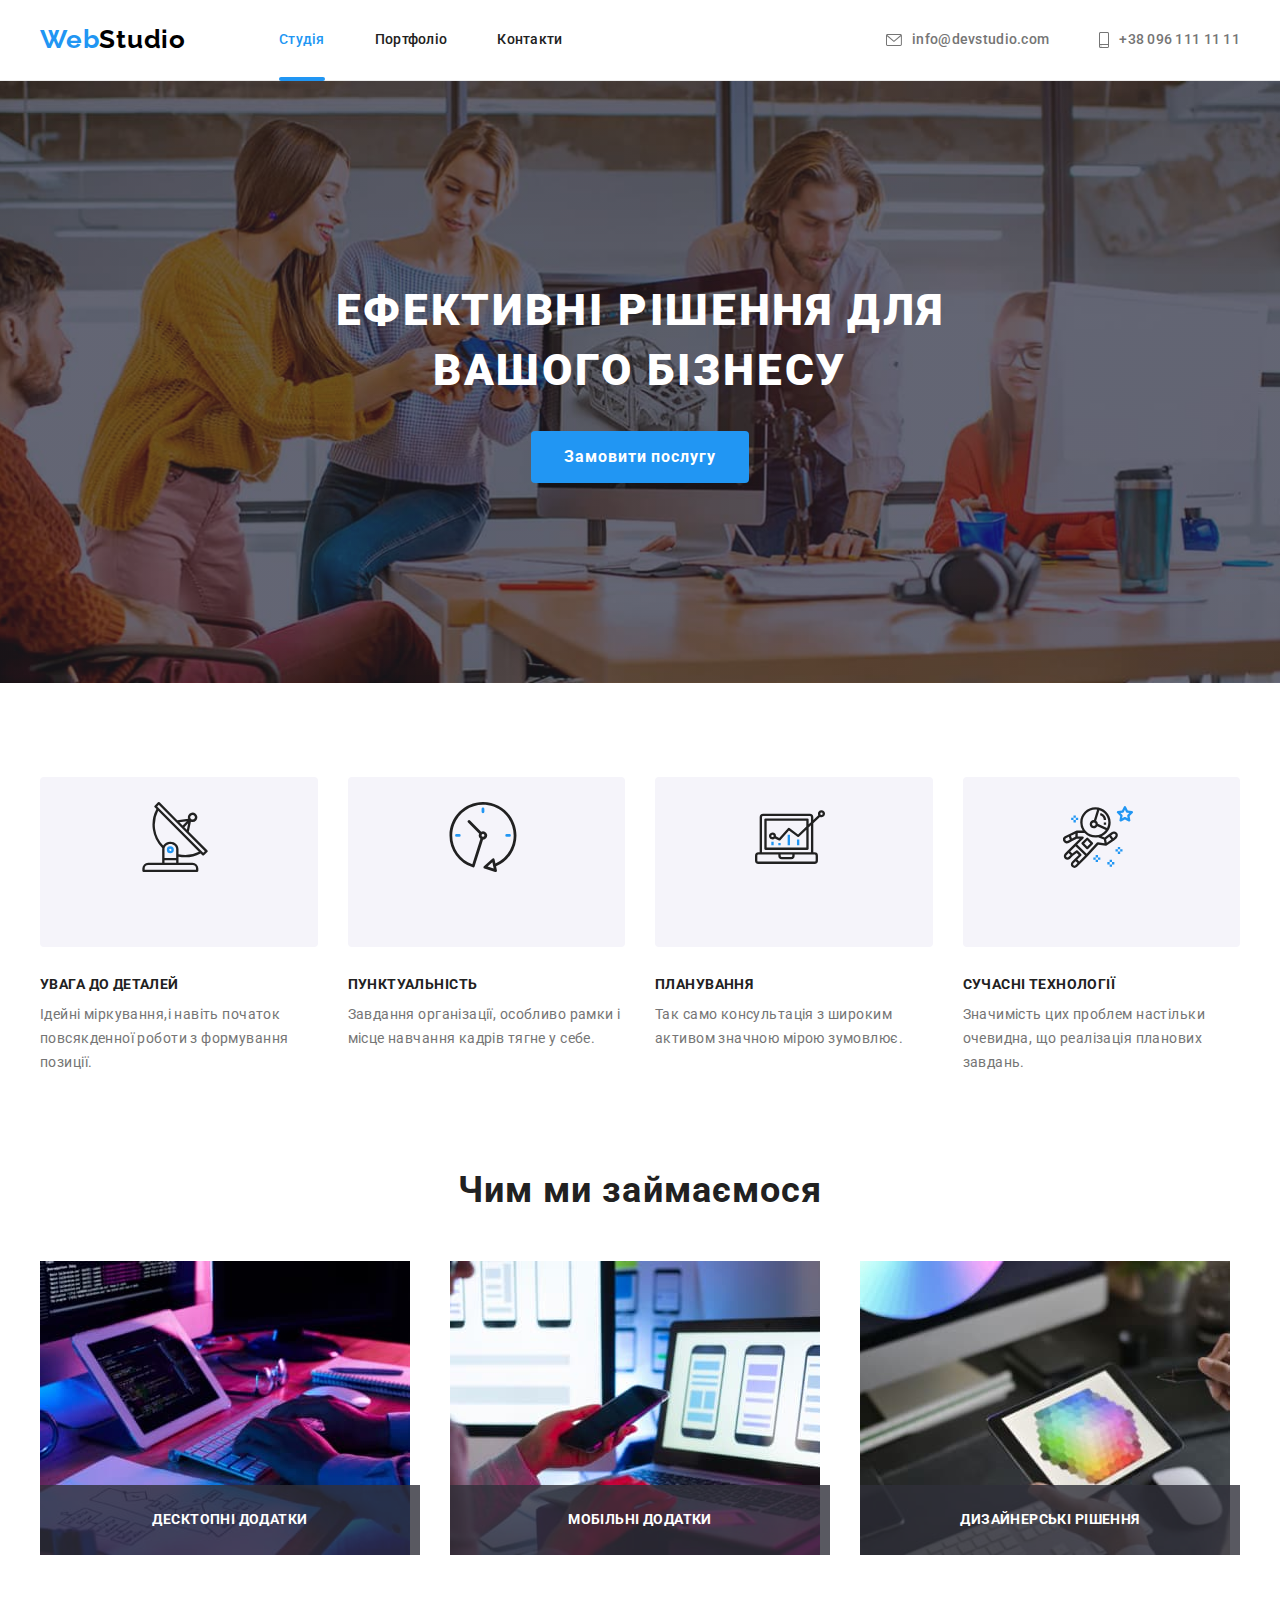
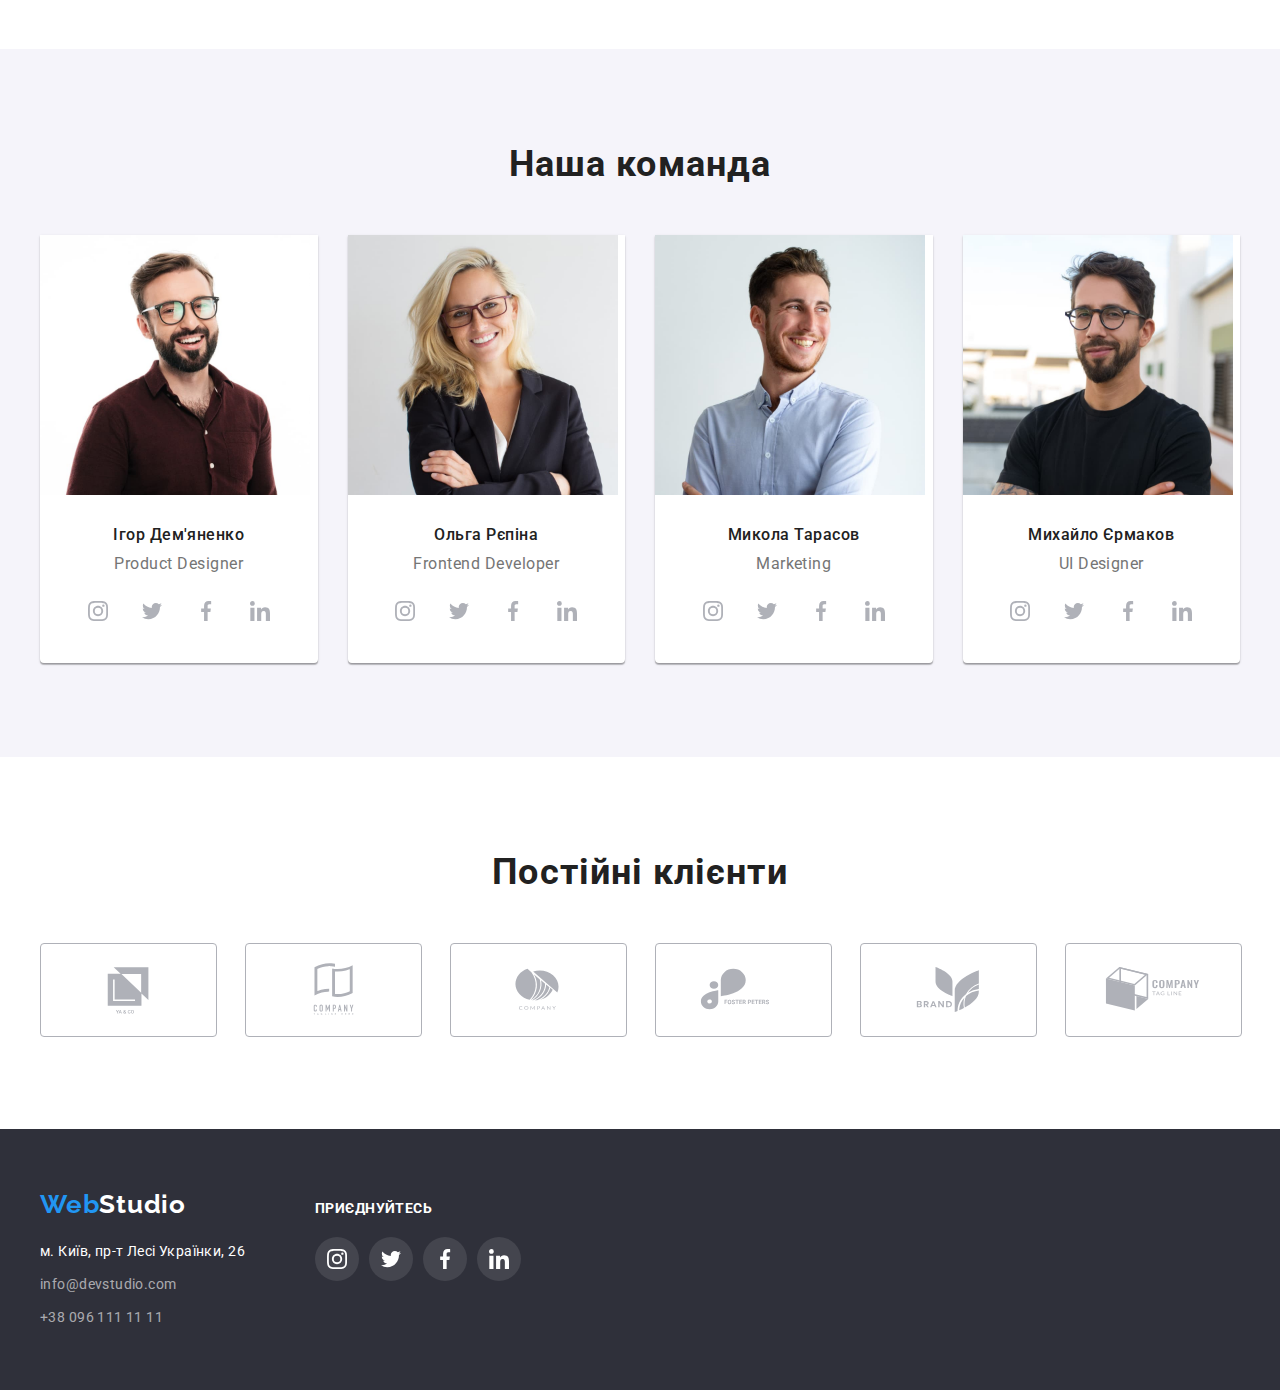
<file: index.html>
<!DOCTYPE html>
<html lang="uk">
  <head>
    <meta charset="UTF-8" />
    <meta http-equiv="X-UA-Compatible" content="IE=edge" />
    <meta name="viewport" content="width=device-width, initial-scale=1.0" />
    <title>Студія</title>
    <link rel="preconnect" href="https://fonts.googleapis.com" />
    <link rel="preconnect" href="https://fonts.gstatic.com" crossorigin />
    <link
      href="https://fonts.googleapis.com/css2?family=Raleway:wght@700&family=Roboto:wght@400;500;700;900&display=swap"
      rel="stylesheet"
    />
    <link
      rel="stylesheet"
      href="https://cdnjs.cloudflare.com/ajax/libs/modern-normalize/1.1.0/modern-normalize.min.css"
      integrity="sha512-wpPYUAdjBVSE4KJnH1VR1HeZfpl1ub8YT/NKx4PuQ5NmX2tKuGu6U/JRp5y+Y8XG2tV+wKQpNHVUX03MfMFn9Q=="
      crossorigin="anonymous"
      referrerpolicy="no-referrer"
    />
    <link rel="stylesheet" href="./css/styles.css" />
  </head>
  <body>
    <header class="header">
      <div class="container header-container">
        <!-- Logo -->
        <a href="./index.html" lang="en" class="header-logo link"
          >Web<span class="header-logo-studio">Studio</span></a
        >

        <!-- Navigation -->
        <nav class="navigation">
          <ul class="header-nav list">
            <li>
              <a href="#" class="header-nav-link link current-studio">Студія</a>
            </li>
            <li>
              <a href="./portfolio.html" class="header-nav-link link"
                >Портфоліо</a
              >
            </li>
            <li><a href="#" class="header-nav-link link">Контакти</a></li>
          </ul>
        </nav>

        <!-- Contacts -->
        <ul class="header-contacts list">
          <li>
            <a
              href="mailto:info@devstudio.com"
              class="header-contact-item link"
            >
              <svg class="header-icon" width="16" height="12">
                <use href="./images/icons.svg#icon-email"></use>
              </svg>
              info@devstudio.com</a
            >
          </li>
          <li>
            <a href="tel:+38096111111" class="header-contact-item link">
              <svg class="header-icon" width="10" height="16">
                <use href="./images/icons.svg#icon-tel"></use>
              </svg>
              +38 096 111 11 11</a
            >
          </li>
        </ul>
      </div>
    </header>

    <main>
      <!-- Section 1 -->
      <section class="section hero-section">
        <div class="container hero-container">
          <h1 class="hero-title">Ефективні рішення для вашого бізнесу</h1>
          <button type="button" class="button-hero" data-modal-open>
            Замовити послугу
          </button>
        </div>
      </section>

      <!-- Section 2 -->
      <section class="section benefits-section">
        <div class="container benefits-container">
          <h2 class="visually-hidden">Наші переваги</h2>
          <ul class="benefits-list list">
            <li class="benefits-item">
              <div class="benefits-icon-container">
                <svg class="benefits-icon" width="70" height="70">
                  <use href="./images/icons.svg#icon-antenna"></use>
                </svg>
              </div>
              <h3 class="benefits-title">УВАГА ДО ДЕТАЛЕЙ</h3>
              <p class="benefits-text">
                Ідейні міркування,і навіть початок повсякденної роботи з
                формування позиції.
              </p>
            </li>
            <li class="benefits-item">
              <div class="benefits-icon-container">
                <svg class="benefits-icon" width="70" height="70">
                  <use href="./images/icons.svg#icon-clock"></use>
                </svg>
              </div>
              <h3 class="benefits-title">ПУНКТУАЛЬНІСТЬ</h3>
              <p class="benefits-text">
                Завдання організації, особливо рамки і місце навчання кадрів
                тягне у себе.
              </p>
            </li>
            <li class="benefits-item">
              <div class="benefits-icon-container">
                <svg class="benefits-icon" width="70" height="70">
                  <use href="./images/icons.svg#icon-diagram"></use>
                </svg>
              </div>
              <h3 class="benefits-title">ПЛАНУВАННЯ</h3>
              <p class="benefits-text">
                Так само консультація з широким активом значною мірою зумовлює.
              </p>
            </li>
            <li class="benefits-item">
              <div class="benefits-icon-container">
                <svg class="benefits-icon" width="70" height="70">
                  <use href="./images/icons.svg#icon-astronaut"></use>
                </svg>
              </div>
              <h3 class="benefits-title">СУЧАСНІ ТЕХНОЛОГІЇ</h3>
              <p class="benefits-text">
                Значимість цих проблем настільки очевидна, що реалізація
                планових завдань.
              </p>
            </li>
          </ul>
        </div>
      </section>

      <!-- Section 3 -->
      <section class="section directions-section">
        <div class="container">
          <h2 class="directions-title">Чим ми займаємося</h2>
          <ul class="list directions-list">
            <li class="directions-item">
              <img
                src="./images/img1.jpg"
                alt="людина друкує текст"
                width="370"
              />
              <div class="directions-overlay">
                <h3 class="directions-overlay-text">Десктопні додатки</h3>
              </div>
            </li>
            <li class="directions-item">
              <img
                src="./images/img2.jpg"
                alt="людина шукає інформацію"
                width="370"
              />
              <div class="directions-overlay">
                <h3 class="directions-overlay-text">Мобільні додатки</h3>
              </div>
            </li>
            <li class="directions-item">
              <img src="./images/img3.jpg" alt="планшет" width="370" />
              <div class="directions-overlay">
                <h3 class="directions-overlay-text">Дизайнерські рішення</h3>
              </div>
            </li>
          </ul>
        </div>
      </section>

      <!-- Section 4 -->
      <section class="section team-section">
        <div class="container">
          <h2 class="team-title">Наша команда</h2>
          <ul class="list team-list">
            <li class="team-list-item">
              <img
                src="./images/img_team1.jpg"
                alt="чоловік в окулярах"
                width="270"
              />
              <div class="team-text-wrap">
                <h3 class="team-name">Ігор Дем'яненко</h3>
                <p lang="en" class="team-position">Product Designer</p>
                <ul class="list team-sociallinks-list">
                  <li class="team-sociallinks-item">
                    <a href="" class="team-sociallink link">
                      <svg class="team-sociallinks-icon" width="20" height="20">
                        <use href="./images/icons.svg#icon-instagram"></use>
                      </svg>
                    </a>
                  </li>
                  <li class="team-sociallinks-item">
                    <a href="" class="team-sociallink link">
                      <svg class="team-sociallinks-icon" width="20" height="20">
                        <use href="./images/icons.svg#icon-twitter"></use>
                      </svg>
                    </a>
                  </li>
                  <li class="team-sociallinks-item">
                    <a href="" class="team-sociallink link">
                      <svg class="team-sociallinks-icon" width="20" height="20">
                        <use href="./images/icons.svg#icon-facebook"></use>
                      </svg>
                    </a>
                  </li>
                  <li class="team-sociallinks-item">
                    <a href="" class="team-sociallink link">
                      <svg class="team-sociallinks-icon" width="20" height="20">
                        <use href="./images/icons.svg#icon-linkedin"></use>
                      </svg>
                    </a>
                  </li>
                </ul>
              </div>
            </li>
            <li class="team-list-item">
              <img
                src="./images/img_team2.jpg"
                alt="жінка в окулярах"
                width="270"
              />
              <div class="team-text-wrap">
                <h3 class="team-name">Ольга Рєпіна</h3>
                <p lang="en" class="team-position">Frontend Developer</p>
                <ul class="list team-sociallinks-list">
                  <li class="team-sociallinks-item">
                    <a href="" class="team-sociallink link">
                      <svg class="team-sociallinks-icon" width="20" height="20">
                        <use href="./images/icons.svg#icon-instagram"></use>
                      </svg>
                    </a>
                  </li>
                  <li class="team-sociallinks-item">
                    <a href="" class="team-sociallink link">
                      <svg class="team-sociallinks-icon" width="20" height="20">
                        <use href="./images/icons.svg#icon-twitter"></use>
                      </svg>
                    </a>
                  </li>
                  <li class="team-sociallinks-item">
                    <a href="" class="team-sociallink link">
                      <svg class="team-sociallinks-icon" width="20" height="20">
                        <use href="./images/icons.svg#icon-facebook"></use>
                      </svg>
                    </a>
                  </li>
                  <li class="team-sociallinks-item">
                    <a href="" class="team-sociallink link">
                      <svg class="team-sociallinks-icon" width="20" height="20">
                        <use href="./images/icons.svg#icon-linkedin"></use>
                      </svg>
                    </a>
                  </li>
                </ul>
              </div>
            </li>
            <li class="team-list-item">
              <img
                src="./images/img_team3.jpg"
                alt="чоловік, який поміхається"
                width="270"
              />
              <div class="team-text-wrap">
                <h3 class="team-name">Микола Тарасов</h3>
                <p lang="en" class="team-position">Marketing</p>
                <ul class="list team-sociallinks-list">
                  <li class="team-sociallinks-item">
                    <a href="" class="team-sociallink link">
                      <svg class="team-sociallinks-icon" width="20" height="20">
                        <use href="./images/icons.svg#icon-instagram"></use>
                      </svg>
                    </a>
                  </li>
                  <li class="team-sociallinks-item">
                    <a href="" class="team-sociallink link">
                      <svg class="team-sociallinks-icon" width="20" height="20">
                        <use href="./images/icons.svg#icon-twitter"></use>
                      </svg>
                    </a>
                  </li>
                  <li class="team-sociallinks-item">
                    <a href="" class="team-sociallink link">
                      <svg class="team-sociallinks-icon" width="20" height="20">
                        <use href="./images/icons.svg#icon-facebook"></use>
                      </svg>
                    </a>
                  </li>
                  <li class="team-sociallinks-item">
                    <a href="" class="team-sociallink link">
                      <svg class="team-sociallinks-icon" width="20" height="20">
                        <use href="./images/icons.svg#icon-linkedin"></use>
                      </svg>
                    </a>
                  </li>
                </ul>
              </div>
            </li>
            <li class="team-list-item">
              <img
                src="./images/img_team4.jpg"
                alt="чоловік в окулярах"
                width="270"
              />
              <div class="team-text-wrap">
                <h3 class="team-name">Михайло Єрмаков</h3>
                <p lang="en" class="team-position">UI Designer</p>
                <ul class="list team-sociallinks-list">
                  <li class="team-sociallinks-item">
                    <a href="" class="team-sociallink link">
                      <svg class="team-sociallinks-icon" width="20" height="20">
                        <use href="./images/icons.svg#icon-instagram"></use>
                      </svg>
                    </a>
                  </li>
                  <li class="team-sociallinks-item">
                    <a href="" class="team-sociallink link">
                      <svg class="team-sociallinks-icon" width="20" height="20">
                        <use href="./images/icons.svg#icon-twitter"></use>
                      </svg>
                    </a>
                  </li>
                  <li class="team-sociallinks-item">
                    <a href="" class="team-sociallink link">
                      <svg class="team-sociallinks-icon" width="20" height="20">
                        <use href="./images/icons.svg#icon-facebook"></use>
                      </svg>
                    </a>
                  </li>
                  <li class="team-sociallinks-item">
                    <a href="" class="team-sociallink link">
                      <svg class="team-sociallinks-icon" width="20" height="20">
                        <use href="./images/icons.svg#icon-linkedin"></use>
                      </svg>
                    </a>
                  </li>
                </ul>
              </div>
            </li>
          </ul>
        </div>
      </section>

      <!-- Section 5 -->
      <section class="section clients-section">
        <div class="container clients-container">
          <h2 class="clients-title">Постійні клієнти</h2>
          <ul class="clients-list list">
            <li class="clients-item">
              <a href="" class="clients-link">
                <svg class="clients-icon" width="106" height="60">
                  <use href="./images/icons.svg#icon-Logo1"></use>
                </svg>
              </a>
            </li>
            <li class="clients-item">
              <a href="" class="clients-link">
                <svg class="clients-icon" width="106" height="60">
                  <use href="./images/icons.svg#icon-Logo2"></use>
                </svg>
              </a>
            </li>
            <li class="clients-item">
              <a href="" class="clients-link">
                <svg class="clients-icon" width="106" height="60">
                  <use href="./images/icons.svg#icon-Logo3"></use>
                </svg>
              </a>
            </li>
            <li class="clients-item">
              <a href="" class="clients-link">
                <svg class="clients-icon" width="106" height="60">
                  <use href="./images/icons.svg#icon-Logo4"></use>
                </svg>
              </a>
            </li>
            <li class="clients-item">
              <a href="" class="clients-link">
                <svg class="clients-icon" width="106" height="60">
                  <use href="./images/icons.svg#icon-Logo5"></use>
                </svg>
              </a>
            </li>
            <li class="clients-item">
              <a href="" class="clients-link">
                <svg class="clients-icon" width="106" height="60">
                  <use href="./images/icons.svg#icon-Logo6"></use>
                </svg>
              </a>
            </li>
          </ul>
        </div>
      </section>
    </main>

    <footer class="footer">
      <div class="container footer-container">
        <!-- Logo+Contacts -->
        <div class="footer-logo-contacts">
          <a href="./index.html" lang="en" class="footer-logo link"
            >Web<span class="footer-logo-studio">Studio</span>
          </a>
          <address>
            <ul class="footer-contacts list">
              <li class="footer-list-item">
                <a
                  href="https://goo.gl/maps/A4PHTvh2E81UfPfj6"
                  target="_blank"
                  rel="noopener noreferrer"
                  class="footer-item footer-adress link"
                  >м. Київ, пр-т Лесі Українки, 26</a
                >
              </li>
              <li class="footer-list-item">
                <a
                  href="mailto:info@devstudio.com"
                  class="footer-item footer-mail link"
                  >info@devstudio.com</a
                >
              </li>
              <li class="footer-list-item">
                <a href="tel:+38096111111" class="footer-item footer-tel link"
                  >+38 096 111 11 11</a
                >
              </li>
            </ul>
          </address>
        </div>

        <!-- Footer Social Links -->
        <div>
          <span class="footer-title">приєднуйтесь</span>
          <ul class="list footer-sociallinks-list">
            <li class="footer-sociallinks-item">
              <a href="" class="footer-sociallink link">
                <svg class="footer-sociallinks-icon" width="20" height="20">
                  <use href="./images/icons.svg#icon-instagram2"></use>
                </svg>
              </a>
            </li>
            <li class="footer-sociallinks-item">
              <a href="" class="footer-sociallink link">
                <svg class="footer-sociallinks-icon" width="20" height="20">
                  <use href="./images/icons.svg#icon-twitter2"></use>
                </svg>
              </a>
            </li>
            <li class="footer-sociallinks-item">
              <a href="" class="footer-sociallink link">
                <svg class="footer-sociallinks-icon" width="20" height="20">
                  <use href="./images/icons.svg#icon-facebook2"></use>
                </svg>
              </a>
            </li>
            <li class="footer-sociallinks-item">
              <a href="" class="footer-sociallink link">
                <svg class="footer-sociallinks-icon" width="20" height="20">
                  <use href="./images/icons.svg#icon-linkedin2"></use>
                </svg>
              </a>
            </li>
          </ul>
        </div>
      </div>
    </footer>
    <div class="backdrop is-hidden" data-modal>
      <div class="modal">
        <button type="button" class="button-close" data-modal-close>
          <svg class="button-close-icon" width="11" height="11">
            <use href="./images/icons.svg#icon-Vector-close"></use>
          </svg>
        </button>
      </div>
    </div>
    <script src="./js/modal.js"></script>
  </body>
</html>
</file>
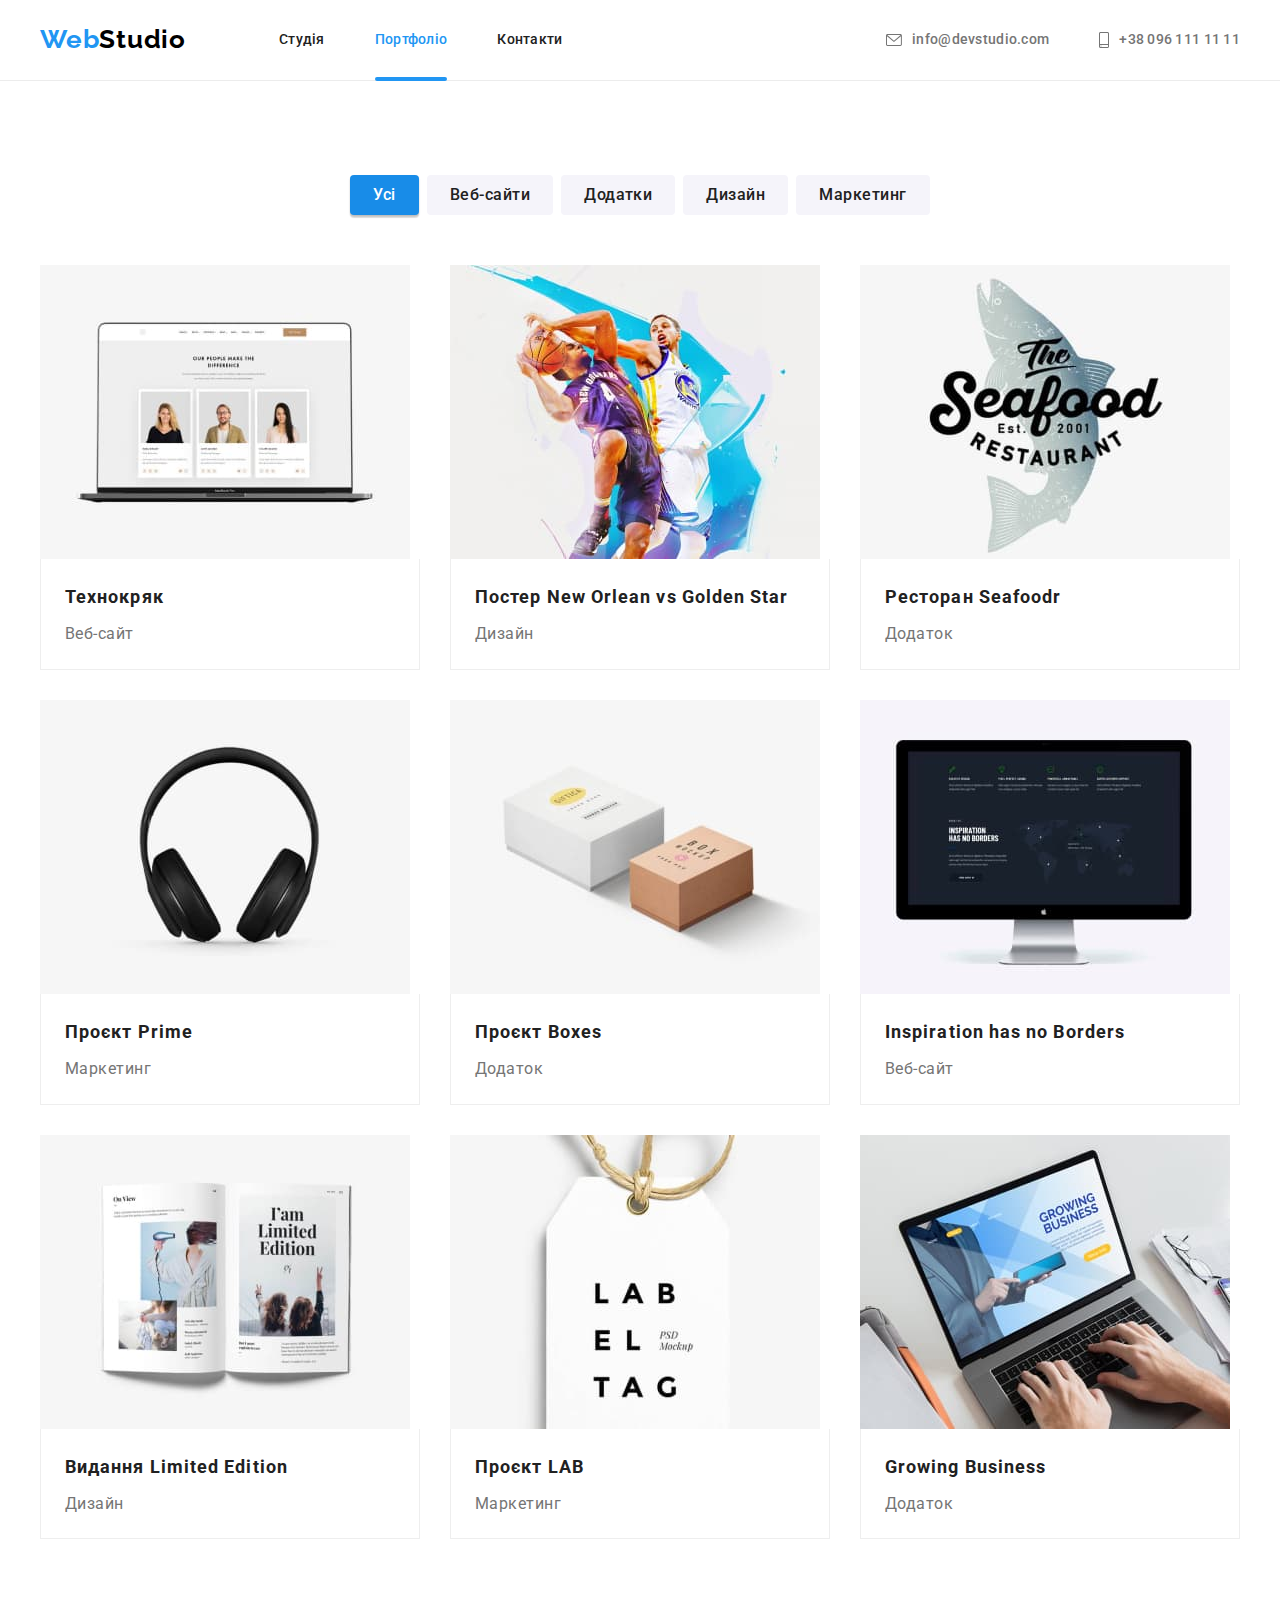
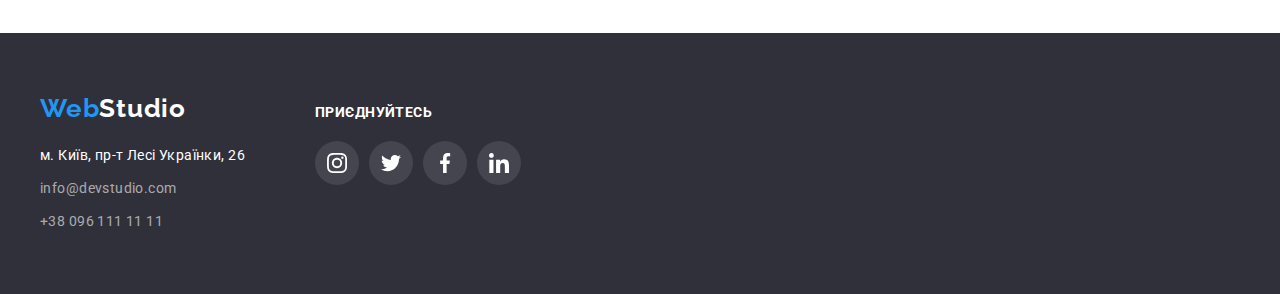
<file: portfolio.html>
<!DOCTYPE html>
<html lang="uk">
  <head>
    <meta charset="UTF-8" />
    <meta http-equiv="X-UA-Compatible" content="IE=edge" />
    <meta name="viewport" content="width=device-width, initial-scale=1.0" />
    <title>Портфоліо</title>
    <link rel="preconnect" href="https://fonts.googleapis.com" />
    <link rel="preconnect" href="https://fonts.gstatic.com" crossorigin />
    <link
      href="https://fonts.googleapis.com/css2?family=Raleway:wght@700&family=Roboto:wght@400;500;700;900&display=swap"
      rel="stylesheet"
    />
    <link
      rel="stylesheet"
      href="https://cdnjs.cloudflare.com/ajax/libs/modern-normalize/1.1.0/modern-normalize.min.css"
      integrity="sha512-wpPYUAdjBVSE4KJnH1VR1HeZfpl1ub8YT/NKx4PuQ5NmX2tKuGu6U/JRp5y+Y8XG2tV+wKQpNHVUX03MfMFn9Q=="
      crossorigin="anonymous"
      referrerpolicy="no-referrer"
    />
    <link rel="stylesheet" href="./css/styles.css" />
  </head>
  <body>
    <header class="header">
      <div class="container header-container">
        <!-- Logo -->
        <a href="./index.html" lang="en" class="header-logo link"
          >Web<span class="header-logo-studio">Studio</span></a
        >

        <!-- Navigation -->
        <nav class="navigation">
          <ul class="header-nav list">
            <li>
              <a href="./index.html" class="header-nav-link link">Студія</a>
            </li>
            <li>
              <a href="#" class="header-nav-link link current-portfolio"
                >Портфоліо</a
              >
            </li>
            <li><a href="#" class="header-nav-link link">Контакти</a></li>
          </ul>
        </nav>

        <!-- Contacts -->
        <ul class="header-contacts list">
          <li>
            <a
              href="mailto:info@devstudio.com"
              class="header-contact-item link"
            >
              <svg class="header-icon" width="16" height="12">
                <use href="./images/icons.svg#icon-email"></use>
              </svg>
              info@devstudio.com</a
            >
          </li>
          <li>
            <a href="tel:+38096111111" class="header-contact-item link">
              <svg class="header-icon" width="10" height="16">
                <use href="./images/icons.svg#icon-tel"></use>
              </svg>
              +38 096 111 11 11</a
            >
          </li>
        </ul>
      </div>
    </header>

    <main>
      <section class="section hero-portfolio">
        <div class="container">
          <h1 class="visually-hidden">Portfolio</h1>

          <!-- Filter of images -->
          <ul class="filter-list list">
            <li>
              <button type="button" class="button-filter current-all">
                Усі
              </button>
            </li>
            <li>
              <button type="button" class="button-filter">Веб-сайти</button>
            </li>
            <li>
              <button type="button" class="button-filter">Додатки</button>
            </li>
            <li>
              <button type="button" class="button-filter">Дизайн</button>
            </li>
            <li>
              <button type="button" class="button-filter">Маркетинг</button>
            </li>
          </ul>

          <!-- Examples of images -->
          <ul class="portfolio-list list">
            <li class="portfolio-item">
              <a href="" class="portfolio-item-link link">
                <div class="portfolio-img-overlay-wrap">
                  <img
                    src="./images/./potfolio-img1.jpg"
                    alt="веб-сайт"
                    width="370"
                  />
                  <div class="portfolio-overlay">
                    <p class="portfolio-overlay-text">
                      Ресурс пропонує комплексні пропозиції з різним рівнем
                      функціоналу та сервісів. Все це дозволить відвідувачу
                      отримати вичерпні відомості про компанію чи приватну
                      особу.
                    </p>
                  </div>
                </div>
                <div class="portfolio-text-wrap">
                  <h2 class="portfolio-title">Технокряк</h2>
                  <p class="portfolio-text">Веб-сайт</p>
                </div>
              </a>
            </li>
            <li class="portfolio-item">
              <a href="" class="portfolio-item-link link">
                <div class="portfolio-img-overlay-wrap">
                  <img
                    src="./images/./potfolio-img2.jpg"
                    alt="баскетболісти"
                    width="370"
                  />
                  <div class="portfolio-overlay">
                    <p class="portfolio-overlay-text">
                      Ресурс пропонує комплексні пропозиції з різним рівнем
                      функціоналу та сервісів. Все це дозволить відвідувачу
                      отримати вичерпні відомості про компанію чи приватну
                      особу.
                    </p>
                  </div>
                </div>
                <div class="portfolio-text-wrap">
                  <h2 class="portfolio-title">
                    Постер New Orlean vs Golden Star
                  </h2>
                  <p class="portfolio-text">Дизайн</p>
                </div>
              </a>
            </li>
            <li class="portfolio-item">
              <a href="" class="portfolio-item-link link">
                <div class="portfolio-img-overlay-wrap">
                  <img
                    src="./images/./potfolio-img3.jpg"
                    alt="емблена ресторану"
                    width="370"
                  />
                  <div class="portfolio-overlay">
                    <p class="portfolio-overlay-text">
                      Ресурс пропонує комплексні пропозиції з різним рівнем
                      функціоналу та сервісів. Все це дозволить відвідувачу
                      отримати вичерпні відомості про компанію чи приватну
                      особу.
                    </p>
                  </div>
                </div>
                <div class="portfolio-text-wrap">
                  <h2 class="portfolio-title">Ресторан Seafoodr</h2>
                  <p class="portfolio-text">Додаток</p>
                </div>
              </a>
            </li>
            <li class="portfolio-item">
              <a href="" class="portfolio-item-link link">
                <div class="portfolio-img-overlay-wrap">
                  <img
                    src="./images/./potfolio-img4.jpg"
                    alt="навушники"
                    width="370"
                  />
                  <div class="portfolio-overlay">
                    <p class="portfolio-overlay-text">
                      Ресурс пропонує комплексні пропозиції з різним рівнем
                      функціоналу та сервісів. Все це дозволить відвідувачу
                      отримати вичерпні відомості про компанію чи приватну
                      особу.
                    </p>
                  </div>
                </div>
                <div class="portfolio-text-wrap">
                  <h2 class="portfolio-title">Проєкт Prime</h2>
                  <p class="portfolio-text">Маркетинг</p>
                </div>
              </a>
            </li>
            <li class="portfolio-item">
              <a href="" class="portfolio-item-link link">
                <div class="portfolio-img-overlay-wrap">
                  <img
                    src="./images/./potfolio-img5.jpg"
                    alt="коробки"
                    width="370"
                  />
                  <div class="portfolio-overlay">
                    <p class="portfolio-overlay-text">
                      Ресурс пропонує комплексні пропозиції з різним рівнем
                      функціоналу та сервісів. Все це дозволить відвідувачу
                      отримати вичерпні відомості про компанію чи приватну
                      особу.
                    </p>
                  </div>
                </div>
                <div class="portfolio-text-wrap">
                  <h2 class="portfolio-title">Проєкт Boxes</h2>
                  <p class="portfolio-text">Додаток</p>
                </div>
              </a>
            </li>
            <li class="portfolio-item">
              <a href="" class="portfolio-item-link link">
                <div class="portfolio-img-overlay-wrap">
                  <img
                    src="./images/./potfolio-img6.jpg"
                    alt="комп'ютер"
                    width="370"
                  />
                  <div class="portfolio-overlay">
                    <p class="portfolio-overlay-text">
                      Ресурс пропонує комплексні пропозиції з різним рівнем
                      функціоналу та сервісів. Все це дозволить відвідувачу
                      отримати вичерпні відомості про компанію чи приватну
                      особу.
                    </p>
                  </div>
                </div>
                <div class="portfolio-text-wrap">
                  <h2 class="portfolio-title">Inspiration has no Borders</h2>
                  <p class="portfolio-text">Веб-сайт</p>
                </div>
              </a>
            </li>
            <li class="portfolio-item">
              <a href="" class="portfolio-item-link link">
                <div class="portfolio-img-overlay-wrap">
                  <img
                    src="./images/./potfolio-img7.jpg"
                    alt="журнал"
                    width="370"
                  />
                  <div class="portfolio-overlay">
                    <p class="portfolio-overlay-text">
                      Ресурс пропонує комплексні пропозиції з різним рівнем
                      функціоналу та сервісів. Все це дозволить відвідувачу
                      отримати вичерпні відомості про компанію чи приватну
                      особу.
                    </p>
                  </div>
                </div>
                <div class="portfolio-text-wrap">
                  <h2 class="portfolio-title">Видання Limited Edition</h2>
                  <p class="portfolio-text">Дизайн</p>
                </div>
              </a>
            </li>
            <li class="portfolio-item">
              <a href="" class="portfolio-item-link link">
                <div class="portfolio-img-overlay-wrap">
                  <img
                    src="./images/./potfolio-img8.jpg"
                    alt="бирка"
                    width="370"
                  />
                  <div class="portfolio-overlay">
                    <p class="portfolio-overlay-text">
                      Ресурс пропонує комплексні пропозиції з різним рівнем
                      функціоналу та сервісів. Все це дозволить відвідувачу
                      отримати вичерпні відомості про компанію чи приватну
                      особу.
                    </p>
                  </div>
                </div>
                <div class="portfolio-text-wrap">
                  <h2 class="portfolio-title">Проєкт LAB</h2>
                  <p class="portfolio-text">Маркетинг</p>
                </div>
              </a>
            </li>
            <li class="portfolio-item">
              <a href="" class="portfolio-item-link link">
                <div class="portfolio-img-overlay-wrap">
                  <img
                    src="./images/./potfolio-img9.jpg"
                    alt="людина друкую на комп'ютері"
                    width="370"
                  />
                  <div class="portfolio-overlay">
                    <p class="portfolio-overlay-text">
                      Ресурс пропонує комплексні пропозиції з різним рівнем
                      функціоналу та сервісів. Все це дозволить відвідувачу
                      отримати вичерпні відомості про компанію чи приватну
                      особу.
                    </p>
                  </div>
                </div>
                <div class="portfolio-text-wrap">
                  <h2 class="portfolio-title">Growing Business</h2>
                  <p class="portfolio-text">Додаток</p>
                </div>
              </a>
            </li>
          </ul>
        </div>
      </section>
    </main>

    <footer class="footer">
      <div class="container footer-container">
        <!-- Logo+Contacts -->
        <div class="footer-logo-contacts">
          <a href="./index.html" lang="en" class="footer-logo link"
            >Web<span class="footer-logo-studio">Studio</span>
          </a>
          <address>
            <ul class="footer-contacts list">
              <li class="footer-list-item">
                <a
                  href="https://goo.gl/maps/A4PHTvh2E81UfPfj6"
                  target="_blank"
                  rel="noopener noreferrer"
                  class="footer-item footer-adress link"
                  >м. Київ, пр-т Лесі Українки, 26</a
                >
              </li>
              <li class="footer-list-item">
                <a
                  href="mailto:info@devstudio.com"
                  class="footer-item footer-mail link"
                  >info@devstudio.com</a
                >
              </li>
              <li class="footer-list-item">
                <a href="tel:+38096111111" class="footer-item footer-tel link"
                  >+38 096 111 11 11</a
                >
              </li>
            </ul>
          </address>
        </div>

        <!-- Footer Social Links -->
        <div>
          <span class="footer-title">приєднуйтесь</span>
          <ul class="list footer-sociallinks-list">
            <li class="footer-sociallinks-item">
              <a href="" class="footer-sociallink link">
                <svg class="footer-sociallinks-icon" width="20" height="20">
                  <use href="./images/icons.svg#icon-instagram2"></use>
                </svg>
              </a>
            </li>
            <li class="footer-sociallinks-item">
              <a href="" class="footer-sociallink link">
                <svg class="footer-sociallinks-icon" width="20" height="20">
                  <use href="./images/icons.svg#icon-twitter2"></use>
                </svg>
              </a>
            </li>
            <li class="footer-sociallinks-item">
              <a href="" class="footer-sociallink link">
                <svg class="footer-sociallinks-icon" width="20" height="20">
                  <use href="./images/icons.svg#icon-facebook2"></use>
                </svg>
              </a>
            </li>
            <li class="footer-sociallinks-item">
              <a href="" class="footer-sociallink link">
                <svg class="footer-sociallinks-icon" width="20" height="20">
                  <use href="./images/icons.svg#icon-linkedin2"></use>
                </svg>
              </a>
            </li>
          </ul>
        </div>
      </div>
    </footer>
  </body>
</html>
</file>
<file: css/styles.css>
:root {
  --font-ral: "Raleway", sans-serif;
  --font-robot: "Roboto", sans-serif;
  --color-gray: #757575;
  --color-blue: #2196f3;
  --color-darkblue-btnhover: #188ce8;
  --color-black: #000000;
  --color-dark: #212121;
  --color-white: #ffffff;
  --color-icon-grey: #afb1b8;
  --background-color-dark: #2f303a;
  --backgroud-color-gray: #f5f4fa;
  --border-header-color: #ececec;
  --border-portfolio-text: #eeeeee;
  --priority-transition-color: color 250ms cubic-bezier(0.4, 0, 0.2, 1);
  --priority-transition-bgcolor: background-color 250ms
    cubic-bezier(0.4, 0, 0.2, 1);
  --priority-transition-border: border 250ms cubic-bezier(0.4, 0, 0.2, 1);
  --priority-transition-boxshadow: box-shadow 250ms cubic-bezier(0.4, 0, 0.2, 1);
}

body {
  font-family: var(--font-robot);
  color: var(--color-gray);
  background-color: var(--color-white);
  margin: 0;
}

h1,
h2,
h3,
h4,
h5,
h6,
p {
  margin: 0;
}

.link {
  text-decoration: none;
}

.list {
  list-style: none;
  margin: 0;
  padding: 0;
}

img {
  display: block;
  max-width: 100%;
  height: auto;
}

.container {
  width: 1200px;
  padding-left: 15px;
  padding-right: 15px;
  margin: 0 auto;
  /* outline: 2px solid red; */
}

.section {
  padding-top: 94px;
  padding-bottom: 94px;
  /* outline: 2px solid yellowgreen; */
}

.visually-hidden {
  position: absolute;
  white-space: nowrap;
  width: 1px;
  height: 1px;
  overflow: hidden;
  border: 0;
  padding: 0;
  clip: rect(0 0 0 0);
  clip-path: inset(50%);
  margin: -1px;
}
/* --------------------HEADER----------------- */
.header {
  border-bottom: 1px solid var(--border-header-color);
}

.header-container {
  display: flex;
  align-items: center;
}

.header-nav {
  display: flex;
  gap: 50px;
}

.header-logo {
  font-family: var(--font-ral);
  font-weight: 700;
  font-size: 26px;
  line-height: 1.19;
  letter-spacing: 0.03em;
  color: var(--color-blue);
  margin-right: 93px;
  padding-top: 24px;
  padding-bottom: 25px;
}

.header-logo-studio {
  color: var(--color-black);
}

.navigation {
  margin-right: auto;
}

.header-nav-link {
  font-weight: 500;
  font-size: 14px;
  line-height: 1.14;
  letter-spacing: 0.02em;
  color: var(--color-dark);
  padding-top: 32px;
  padding-bottom: 32px;
  display: block;
  transition: var(--priority-transition-color);
  position: relative;
}

.header-nav-link:hover,
.header-nav-link:focus,
.header-nav-link.current-studio {
  color: var(--color-blue);
}

.header-nav-link.current-portfolio {
  color: var(--color-blue);
}

.current-studio::after {
  content: "";
  width: 100%;
  height: 4px;
  background: #2196f3;
  border-radius: 2px;
  display: block;
  position: absolute;
  bottom: -1px;
}

.current-portfolio::after {
  content: "";
  width: 100%;
  height: 4px;
  background: #2196f3;
  border-radius: 2px;
  display: block;
  position: absolute;
  bottom: -1px;
}

.header-contacts {
  display: flex;
  gap: 50px;
}

.header-contact-item {
  display: flex;
  font-weight: 500;
  font-size: 14px;
  line-height: 1.14;
  letter-spacing: 0.02em;
  color: var(--color-gray);
  padding-top: 32px;
  padding-bottom: 32px;
  align-items: center;
  transition: var(--priority-transition-color);
}

.header-contact-item:hover,
.header-contact-item:focus {
  color: var(--color-blue);
}

.header-icon {
  fill: currentColor;
  margin-right: 10px;
}
/* -------------------FOOTER------------------ */
.footer {
  background-color: var(--background-color-dark);
  padding-top: 60px;
  padding-bottom: 60px;
}

.footer-container {
  display: flex;
  align-items: baseline;
}

.footer-logo-contacts {
  margin-right: 70px;
}

.footer-logo {
  font-family: var(--font-ral);
  font-weight: 700;
  font-size: 26px;
  line-height: 1.19;
  letter-spacing: 0.03em;
  color: var(--color-blue);
  display: inline-block;
  margin-bottom: 20px;
}

.footer-logo-studio {
  color: var(--color-white);
}

.footer-list-item {
  margin-bottom: 9px;
}

.footer-list-item:last-child {
  margin-bottom: 0;
}
.footer-item {
  font-style: normal;
  font-weight: 400;
  font-size: 14px;
  line-height: 1.71;
  letter-spacing: 0.03em;
  color: var(--color-white);
  transition: var(--priority-transition-color);
}

.footer-tel,
.footer-mail {
  color: rgba(255, 255, 255, 0.6);
}

.footer-item:hover,
.footer-item:focus {
  color: var(--color-blue);
}

.footer-title {
  font-weight: 700;
  font-size: 14px;
  line-height: 1.14;
  letter-spacing: 0.03em;
  text-transform: uppercase;
  color: var(--color-white);
  display: inline-block;
  margin-bottom: 20px;
}

.footer-sociallinks-list {
  display: flex;
  gap: 10px;
  justify-content: center;
}

.footer-sociallinks-item {
  width: 44px;
  height: 44px;
}

.footer-sociallink {
  display: flex;
  width: 100%;
  height: 100%;
  background-color: rgba(255, 255, 255, 0.1);
  color: var(--color-white);
  border-radius: 50px;
  justify-content: center;
  align-items: center;
  transition: var(--priority-transition-bgcolor);
}

.footer-sociallink:hover,
.footer-sociallink:focus {
  background-color: var(--color-blue);
}

.footer-sociallinks-icon {
  fill: currentColor;
}
/* ---------------PAGE STUDIO------------ */

/* ------------------HERO----------------- */
.hero-section {
  background-color: var(--background-color-dark);
  background-image: linear-gradient(
      rgba(47, 48, 58, 0.4),
      rgba(47, 48, 58, 0.4)
    ),
    url(../images/bg-img-hero.jpg);
  max-width: 1600px;
  background-size: cover;
  background-repeat: no-repeat;
  background-position: center;
  padding-top: 200px;
  padding-bottom: 200px;
  margin: 0 auto;
}

.hero-title {
  font-weight: 900;
  font-size: 44px;
  line-height: 1.36;
  text-align: center;
  letter-spacing: 0.06em;
  text-transform: uppercase;
  color: var(--color-white);
  max-width: 696px;
  margin-right: auto;
  margin-left: auto;
  margin-bottom: 30px;
}

.button-hero {
  font-family: inherit;
  font-style: normal;
  font-weight: 700;
  font-size: 16px;
  line-height: 1.88;
  text-align: center;
  letter-spacing: 0.06em;
  cursor: pointer;
  color: var(--color-white);
  background-color: var(--color-blue);
  display: block;
  padding: 10px 32px;
  min-width: 216px;
  border: 1px solid transparent;
  border-radius: 4px;
  margin-right: auto;
  margin-left: auto;
  transition: var(--priority-transition-bgcolor);
}

.button-hero:hover,
.button-hero:focus {
  background-color: var(--color-darkblue-btnhover);
}

/* -----------------BENEFITS--------------- */
.benefits-section {
  padding-bottom: 0;
}

.benefits-item {
  flex-basis: calc((100% - 90px) / 4);
  gap: 30px;
}

.benefits-icon-container {
  height: 120px;
  background-color: #f5f4fa;
  border-radius: 4px;
  padding: 25px 100px;
  margin-bottom: 30px;
}

.benefits-title {
  font-size: 14px;
  line-height: 1.14;
  letter-spacing: 0.03em;
  text-transform: uppercase;
  color: var(--color-dark);
  margin-bottom: 10px;
}

.benefits-text {
  font-size: 14px;
  line-height: 1.71;
  letter-spacing: 0.03em;
}

.benefits-list {
  display: flex;
  gap: 30px;
}

/* -----------------DIRECTIONS------------- */
.directions-list {
  display: flex;
  gap: 30px;
}

.directions-item {
  flex-basis: calc((100% - 60px) / 3);
  position: relative;
}

.directions-title {
  font-size: 36px;
  line-height: 1.17;
  text-align: center;
  letter-spacing: 0.03em;
  color: var(--color-dark);
  margin-bottom: 50px;
}

.directions-overlay {
  position: absolute;
  left: 0;
  bottom: 0;
  height: 70px;
  width: 100%;
  background-color: rgba(47, 48, 58, 0.8);
  display: flex;
  justify-content: center;
  align-items: center;
}

.directions-overlay-text {
  font-weight: 700;
  font-size: 14px;
  line-height: 1.14;
  text-align: center;
  letter-spacing: 0.03em;
  text-transform: uppercase;
  color: var(--color-white);
}

/* ------------OUR TEAM------------ */
.team-section {
  background-color: var(--backgroud-color-gray);
}

.team-title {
  font-size: 36px;
  line-height: 1.17;
  text-align: center;
  letter-spacing: 0.03em;
  color: var(--color-dark);
  margin-bottom: 50px;
}

.team-list {
  display: flex;
  gap: 30px;
}

.team-list-item {
  background-color: var(--color-white);
  flex-basis: calc((100% - 90px) / 4);
  box-shadow: 0px 1px 3px rgba(0, 0, 0, 0.12), 0px 1px 1px rgba(0, 0, 0, 0.14),
    0px 2px 1px rgba(0, 0, 0, 0.2);
  border-radius: 0px 0px 4px 4px;
}

.team-name {
  font-weight: 500;
  font-size: 16px;
  line-height: 1.19;
  text-align: center;
  letter-spacing: 0.03em;
  color: var(--color-dark);
  margin-bottom: 10px;
}

.team-position {
  font-size: 16px;
  line-height: 1.19;
  text-align: center;
  letter-spacing: 0.03em;
  margin-bottom: 16px;
}

.team-text-wrap {
  padding-top: 30px;
  padding-bottom: 30px;
  /* outline: 1px solid green; */
}

.team-sociallinks-list {
  display: flex;
  gap: 10px;
  justify-content: center;
}

.team-sociallinks-item {
  width: 44px;
  height: 44px;
}

.team-sociallink {
  display: flex;
  width: 100%;
  height: 100%;
  background-color: transparent;
  color: var(--color-icon-grey);
  border-radius: 50px;
  justify-content: center;
  align-items: center;
  transition: var(--priority-transition-bgcolor),
    var(--priority-transition-color);
}

.team-sociallink:hover,
.team-sociallink:focus {
  background-color: var(--color-blue);
  color: var(--color-white);
}

.team-sociallinks-icon {
  fill: currentColor;
}

/* ------------------CLIENTS------------- */
.clients-title {
  font-size: 36px;
  line-height: 1.17;
  text-align: center;
  letter-spacing: 0.03em;
  color: var(--color-dark);
  margin-bottom: 50px;
}

.clients-list {
  display: flex;
  gap: 30px;
  justify-content: center;
}

.clients-item {
  height: 92px;
  flex-basis: calc((100% - 150px) / 6);
}

.clients-link {
  display: flex;
  width: 100%;
  height: 100%;
  background-color: transparent;
  color: var(--color-icon-grey);
  border: 1px solid var(--color-icon-grey);
  border-radius: 4px;
  justify-content: center;
  align-items: center;
  transition: var(--priority-transition-border),
    var(--priority-transition-color);
}

.clients-link:hover,
.clients-link:focus {
  border: 1px solid var(--color-blue);
  color: var(--color-blue);
}
.clients-icon {
  fill: currentColor;
}

/* -----------------PAGE STUDIO--------- */

/* -------------------FILTERS----------------- */

.filter-list {
  display: flex;
  justify-content: center;
  gap: 8px;
  margin-bottom: 50px;
}

.button-filter {
  font-family: inherit;
  cursor: pointer;
  font-weight: 500;
  font-size: 16px;
  line-height: 1.63;
  text-align: center;
  letter-spacing: 0.03em;
  color: var(--color-dark);
  background-color: var(--backgroud-color-gray);
  padding: 6px 22px;
  border: 1px solid transparent;
  border-radius: 4px;
  transition: var(--priority-transition-bgcolor),
    var(--priority-transition-color), var(--priority-transition-boxshadow);
}

.button-filter:hover,
.button-filter:focus {
  background-color: var(--color-darkblue-btnhover);
  color: var(--color-white);
  box-shadow: 0px 3px 1px rgba(0, 0, 0, 0.1), 0px 1px 2px rgba(0, 0, 0, 0.08),
    0px 2px 2px rgba(0, 0, 0, 0.12);
}

.button-filter.current-all {
  background-color: var(--color-darkblue-btnhover);
  color: var(--color-white);
  box-shadow: 0px 3px 1px rgba(0, 0, 0, 0.1), 0px 1px 2px rgba(0, 0, 0, 0.08),
    0px 2px 2px rgba(0, 0, 0, 0.12);
}

/* ------------------PORTFOLIO----------------- */
.portfolio-title {
  color: var(--color-dark);
  font-size: 18px;
  line-height: 2;
  letter-spacing: 0.06em;
  margin-bottom: 4px;
}

.portfolio-list {
  display: flex;
  flex-wrap: wrap;
  gap: 30px;
}

.portfolio-item {
  flex-basis: calc((100% - 60px) / 3);
}

.portfolio-item-link {
  display: block;
  transition: var(--priority-transition-boxshadow);
}

.portfolio-item-link:hover,
.portfolio-item-link:focus {
  box-shadow: 0px 1px 1px rgba(0, 0, 0, 0.12), 0px 4px 4px rgba(0, 0, 0, 0.06),
    1px 4px 6px rgba(0, 0, 0, 0.16);
}

.portfolio-img-overlay-wrap {
  position: relative;
  overflow: hidden;
}

.portfolio-overlay {
  position: absolute;
  padding: 63px 24px;
  height: 100%;
  top: 0;
  background-color: rgba(33, 150, 243, 0.9);
  transform: translateY(100%);
  transition: transform 250ms cubic-bezier(0.4, 0, 0.2, 1);
}

.portfolio-item-link:hover .portfolio-overlay,
.portfolio-item-link:focus .portfolio-overlay {
  transform: translateY(0);
}

.portfolio-overlay-text {
  font-weight: 400;
  font-size: 18px;
  line-height: 1.56;
  letter-spacing: 0.03em;
  color: var(--color-white);
}

.portfolio-text {
  font-size: 16px;
  line-height: 1.86;
  letter-spacing: 0.03em;
  color: var(--color-gray);
}

.portfolio-text-wrap {
  padding: 20px 24px;
  border-right: 1px solid var(--border-portfolio-text);
  border-left: 1px solid var(--border-portfolio-text);
  border-bottom: 1px solid var(--border-portfolio-text);
  /* outline: 1px solid green; */
}

/* ----------MODAL WINDOW---------- */

.backdrop {
  position: fixed;
  top: 0;
  width: 100%;
  height: 100%;
  background-color: rgba(0, 0, 0, 0.2);
  transition: opacity 250ms linear, visibility 250ms linear;
}

.modal {
  width: 528px;
  min-height: 581px;
  background-color: var(--color-white);
  box-shadow: 0px 1px 3px rgba(0, 0, 0, 0.12), 0px 1px 1px rgba(0, 0, 0, 0.14),
    0px 2px 1px rgba(0, 0, 0, 0.2);
  border-radius: 4px;
  position: absolute;
  left: 50%;
  top: 50%;
  transform: translate(-50%, -50%) scale(1);
  transition: transform 250ms linear;
}

.backdrop.is-hidden .modal {
  transform: translate(-50%, -50%) scale(1.5);
}

.button-close {
  position: absolute;
  top: 8px;
  right: 8px;
  cursor: pointer;
  width: 30px;
  height: 30px;
  background-color: var(--color-white);
  color: #000000;
  border: 1px solid rgba(0, 0, 0, 0.1);
  border-radius: 50%;
  display: flex;
  justify-content: center;
  align-items: center;
}

.button-close-icon {
  fill: currentColor;
}

.is-hidden {
  opacity: 0;
  visibility: hidden;
  pointer-events: none;
}
</file>
